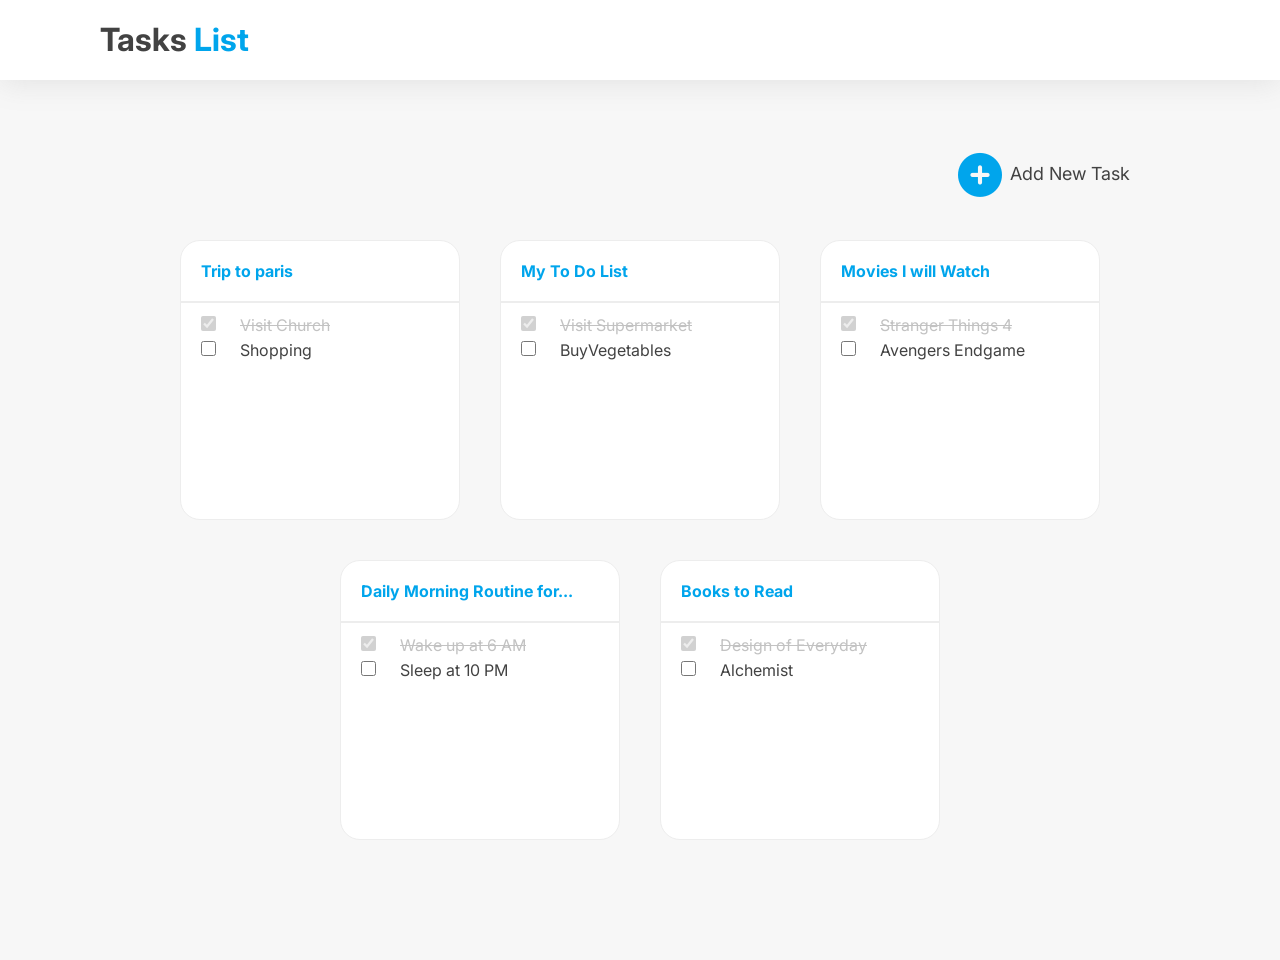
<file: index.html>
<!DOCTYPE html>
<html lang="en">
<head>
    <meta charset="UTF-8">
    <meta http-equiv="X-UA-Compatible" content="IE=edge">
    <meta name="viewport" content="width=device-width, initial-scale=1.0">
    <title>Task-list</title>
    <link rel="stylesheet" href="style.css">
    <link rel="stylesheet" href="https://cdnjs.cloudflare.com/ajax/libs/font-awesome/6.2.0/css/all.min.css" integrity="sha512-xh6O/CkQoPOWDdYTDqeRdPCVd1SpvCA9XXcUnZS2FmJNp1coAFzvtCN9BmamE+4aHK8yyUHUSCcJHgXloTyT2A==" crossorigin="anonymous" referrerpolicy="no-referrer" />
</head>
<body>
    <div class="nav">
        <h1>Tasks <span class="color_blue">List</span></h1>
    </div>
    <div class="add_task">
        <a href="index1.html"><i class="fa-solid fa-circle-plus color_blue"></i><span class="tex_center">Add New Task</span></a>
    </div>
    <br>
    <br>
    <div class="container">
        <div class="flex">
            <div class="card">
                <h4><a href="index2.html">Trip to paris</a></h4>
                <hr class="hr">
                <ul>
                    <li>
                        <input type="checkbox" disabled checked name="trip" id="checkbox">
                        <label for="trip" id="label">Visit Church</label>
                        <br>
                    </li>
                    <li>
                        <input type="checkbox" name="Shopping" id="checkbox">
                        <label for="Shopping">Shopping</label>
                    </li>
                </ul>
            </div>
            <div class="card">
                <h4><a href="#">My To Do List</a></h4>
                <hr class="hr">
                <ul>
                    <li>
                        <input type="checkbox" disabled checked name="todo_list" id="checkbox">
                        <label for="todo_list" id="label">Visit Supermarket</label>
                        <br>
                    </li>
                    <li>
                        <input type="checkbox" name="todo_list" id="checkbox">
                        <label for="todo_list">BuyVegetables</label>
                    </li>
                </ul>
            </div>
            <div class="card">
                <h4><a href="#">Movies I will Watch</a></h4>
                <hr class="hr">
                <ul>
                    <li>
                        <input type="checkbox" disabled checked name="movies" id="checkbox">
                        <label for="movies" id="label">Stranger Things 4</label>
                        <br>
                    </li>
                    <li>
                        <input type="checkbox" name="movies" id="checkbox">
                        <label for="movies">Avengers Endgame</label>
                    </li>
                </ul>
            </div>
            <div class="card">
                <h4><a href="#">Daily Morning Routine for...</a></h4>
                <hr class="hr">
                <ul>
                    <li>
                        <input type="checkbox" disabled checked name="Morning_ride" id="checkbox">
                        <label for="Morning_ride" id="label">Wake up at 6 AM</label>
                        <br>
                    </li>
                    <li>
                        <input type="checkbox" name="Morning_ride" id="checkbox">
                        <label for="Morning_ride">Sleep at 10 PM</label>
                    </li>
                </ul>
            </div>
            <div class="card">
                <h4><a href="#">Books to Read</a></h4>
                <hr class="hr">
                <ul>
                    <li>
                        <input type="checkbox" disabled checked name="book" id="checkbox">
                        <label for="book" id="label">Design of Everyday</label>
                        <br>
                    </li>
                    <li>
                        <input type="checkbox" name="book" id="checkbox">
                        <label for="book">Alchemist</label>
                    </li>
                </ul>
            </div>
        </div>
    </div>
</body>
</html>
</file>
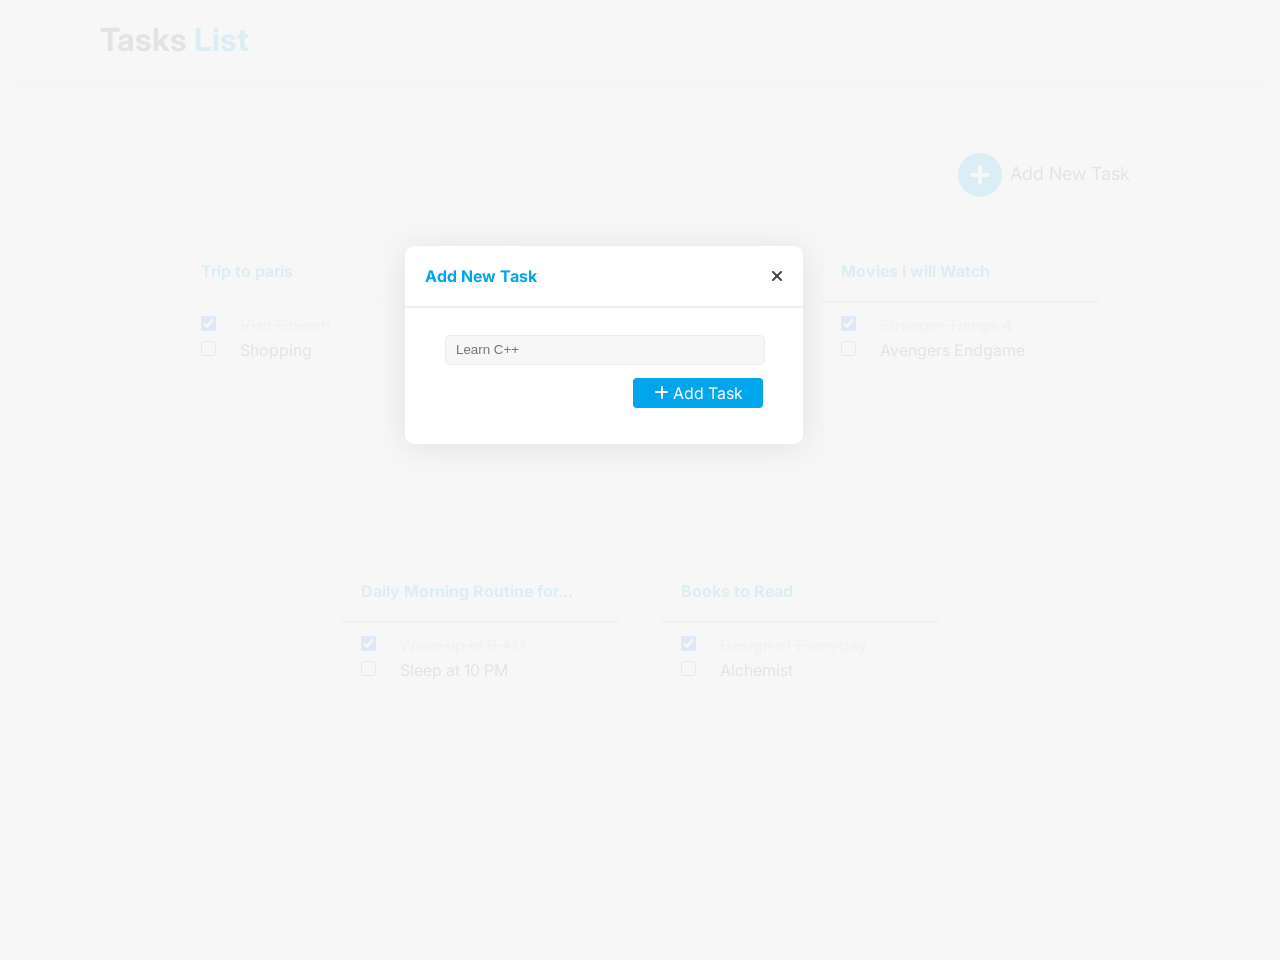
<file: index1.html>
<!DOCTYPE html>
<html lang="en">
<head>
    <meta charset="UTF-8">
    <meta http-equiv="X-UA-Compatible" content="IE=edge">
    <meta name="viewport" content="width=device-width, initial-scale=1.0">
    <title>Task-list New</title>
    <link rel="stylesheet" href="style.css">
    <link rel="stylesheet" href="https://cdnjs.cloudflare.com/ajax/libs/font-awesome/6.2.0/css/all.min.css" integrity="sha512-xh6O/CkQoPOWDdYTDqeRdPCVd1SpvCA9XXcUnZS2FmJNp1coAFzvtCN9BmamE+4aHK8yyUHUSCcJHgXloTyT2A==" crossorigin="anonymous" referrerpolicy="no-referrer" />
</head>
<body>
    <div class="hide">
        <div class="nav">
            <h1>Tasks <span class="color_blue">List</span></h1>
        </div>
        <div class="add_task">
            <a href="index1.html"><i class="fa-solid fa-circle-plus color_blue"></i><span class="tex_center">Add New Task</span></a>
        </div>
        <br>
        <br>
        <div class="container">
            <div class="flex">
                <div class="card">
                    <h4><a href="#">Trip to paris</a></h4>
                    <hr class="hr">
                    <ul>
                        <li>
                            <input type="checkbox" checked name="trip" id="checkbox">
                            <label for="trip" id="label">Visit Church</label>
                            <br>
                        </li>
                        <li>
                            <input type="checkbox" name="Shopping" id="checkbox">
                            <label for="Shopping">Shopping</label>
                        </li>
                    </ul>
                </div>
                <div class="card">
                    <h4><a href="#">My To Do List</a></h4>
                    <hr>
                    <ul>
                        <li>
                            <input type="checkbox" checked name="todo_list" id="checkbox">
                            <label for="todo_list" id="label">Visit Supermarket</label>
                            <br>
                        </li>
                        <li>
                            <input type="checkbox" name="todo_list" id="checkbox">
                            <label for="todo_list">BuyVegetables</label>
                        </li>
                    </ul>
                </div>
                <div class="card">
                    <h4><a href="#">Movies I will Watch</a></h4>
                    <hr>
                    <ul>
                        <li>
                            <input type="checkbox" checked name="movies" id="checkbox">
                            <label for="movies" id="label">Stranger Things 4</label>
                            <br>
                        </li>
                        <li>
                            <input type="checkbox" name="movies" id="checkbox">
                            <label for="movies">Avengers Endgame</label>
                        </li>
                    </ul>
                </div>
                <div class="card">
                    <h4><a href="#">Daily Morning Routine for...</a></h4>
                    <hr>
                    <ul>
                        <li>
                            <input type="checkbox" checked name="Morning_ride" id="checkbox">
                            <label for="Morning_ride" id="label">Wake up at 6 AM</label>
                            <br>
                        </li>
                        <li>
                            <input type="checkbox" name="Morning_ride" id="checkbox">
                            <label for="Morning_ride">Sleep at 10 PM</label>
                        </li>
                    </ul>
                </div>
                <div class="card">
                    <h4><a href="#">Books to Read</a></h4>
                    <hr>
                    <ul>
                        <li>
                            <input type="checkbox" checked name="book" id="checkbox">
                            <label for="book" id="label">Design of Everyday</label>
                            <br>
                        </li>
                        <li>
                            <input type="checkbox" name="book" id="checkbox">
                            <label for="book">Alchemist</label>
                        </li>
                    </ul>
                </div>
            </div>
        </div>
    </div>
    
    <!-- <iframe src="index.html" class="iframe" frameborder="0"></iframe> -->
    <div class="card2">
        <h4><a href="#" class="color_blue">Add New Task</a></h4>
        <a href="index2.html" class="close"><i class="fa-solid fa-xmark"></i></a>
        <hr class="hr">
        <div class="ul">
            <form action="index2.html" method="get">
                <input type="text" name="Title" placeholder="Learn C++" id="entry">
                <!-- <input type="submit" value="Add Task" id="add_todo"> -->
                <a href="index2.html" id="add_todo"><i class="fa-solid fa-plus"></i> Add Task</a>
            </form>
        </div>
    </div>
</body>
</html>
</file>
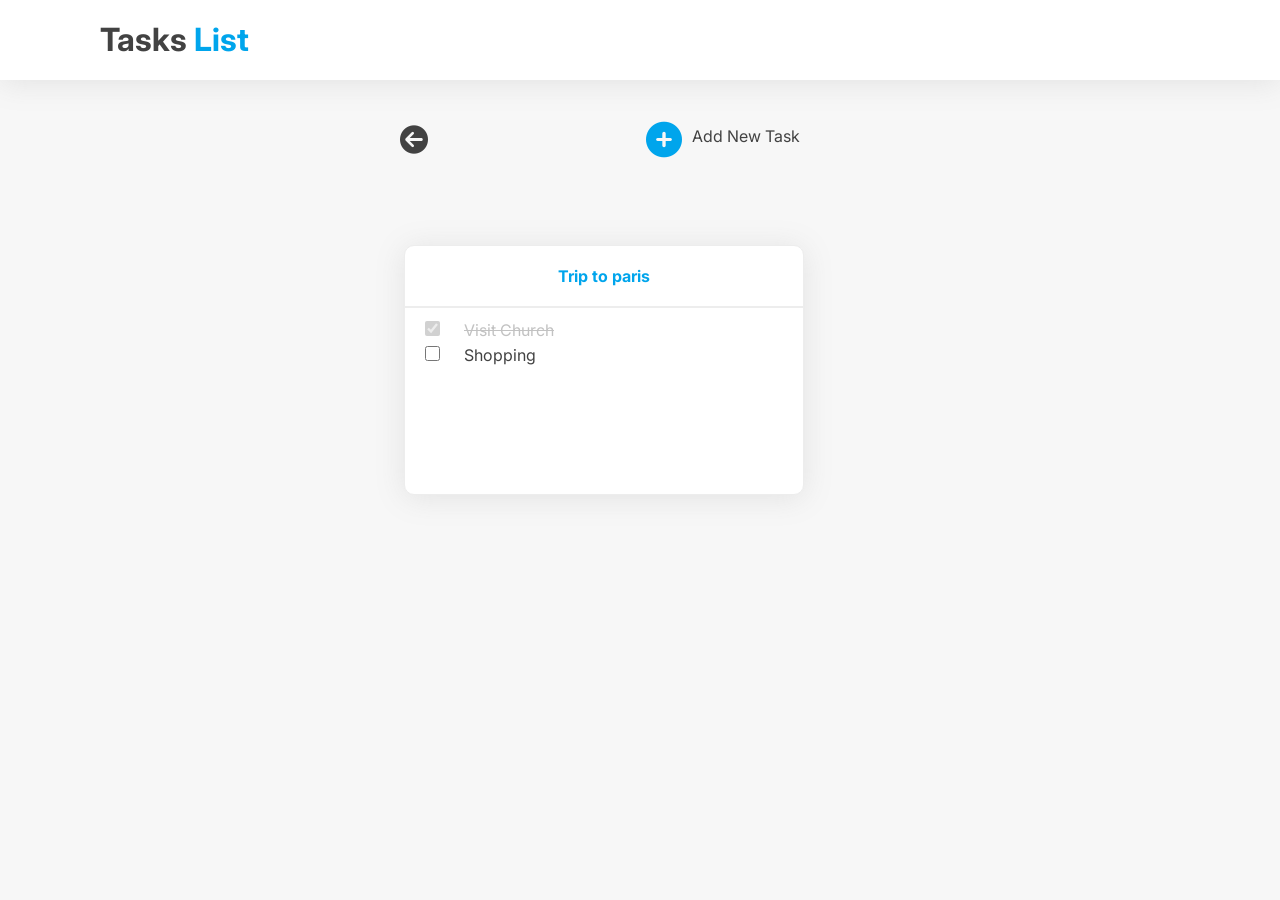
<file: index2.html>
<!DOCTYPE html>
<html lang="en">
<head>
    <meta charset="UTF-8">
    <meta http-equiv="X-UA-Compatible" content="IE=edge">
    <meta name="viewport" content="width=device-width, initial-scale=1.0">
    <title>Task-list</title>
    <link rel="stylesheet" href="style.css">
    <link rel="stylesheet" href="https://cdnjs.cloudflare.com/ajax/libs/font-awesome/6.2.0/css/all.min.css" integrity="sha512-xh6O/CkQoPOWDdYTDqeRdPCVd1SpvCA9XXcUnZS2FmJNp1coAFzvtCN9BmamE+4aHK8yyUHUSCcJHgXloTyT2A==" crossorigin="anonymous" referrerpolicy="no-referrer" />
</head>
<body>
    <div class="nav">
        <h1>Tasks <span class="color_blue">List</span></h1>
    </div>
    <div class="flex index3_flex">
        <div class="back">
            <a href="index3.html"><i class="fa-solid fa-circle-arrow-left"></i></a>
        </div>
        <div class="add_task1">
            <a href="index3.html"><i class="fa-solid fa-circle-plus color_blue"></i><span class="tex_center">Add New Task</span></a>
        </div>
    </div>
    <div class="card3">
        <h4><a href="#" class="color_blue">Trip to paris</a></h4>
        <hr class="hr">
        <ul>
            <li>
                <input type="checkbox" disabled checked name="trip" id="checkbox">
                <label for="trip" id="label">Visit Church</label>
                <br>
            </li>
            <li>
                <input type="checkbox" name="Shopping" id="checkbox">
                <label for="Shopping">Shopping</label>
            </li>
        </ul>
    </div>
</body>
</html>
</file>
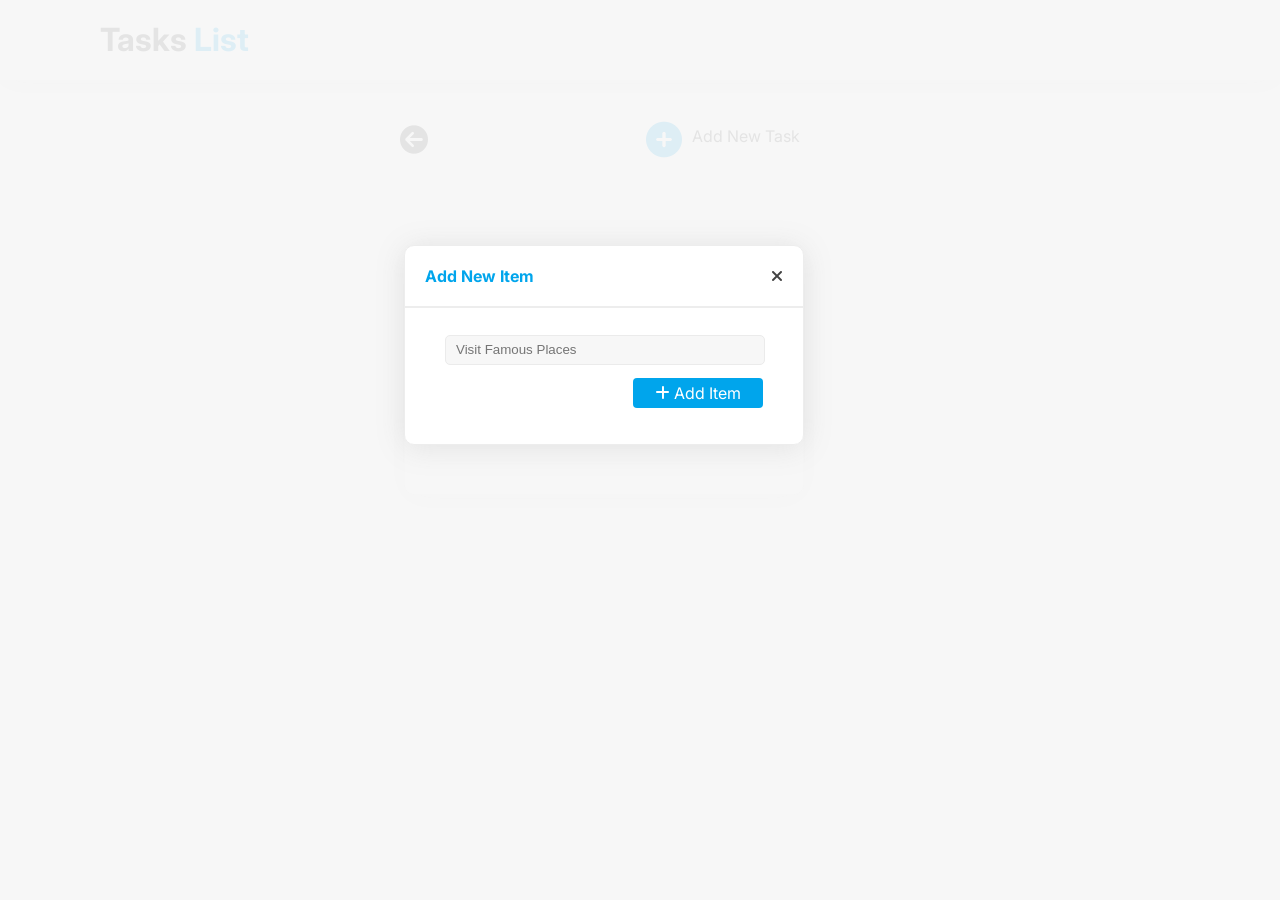
<file: index3.html>
<!DOCTYPE html>
<html lang="en">
<head>
   <meta charset="UTF-8">
   <meta http-equiv="X-UA-Compatible" content="IE=edge">
   <meta name="viewport" content="width=device-width, initial-scale=1.0">
   <title>Task-list</title>
   <link rel="stylesheet" href="style.css">
   <link rel="stylesheet" href="https://cdnjs.cloudflare.com/ajax/libs/font-awesome/6.2.0/css/all.min.css" integrity="sha512-xh6O/CkQoPOWDdYTDqeRdPCVd1SpvCA9XXcUnZS2FmJNp1coAFzvtCN9BmamE+4aHK8yyUHUSCcJHgXloTyT2A==" crossorigin="anonymous" referrerpolicy="no-referrer" />
</head>
<body>
   <div class="hide">
       <div class="nav">
           <h1>Tasks <span class="color_blue">List</span></h1>
       </div>
       <div class="flex index3_flex">
           <div class="back">
               <a href=""><i class="fa-solid fa-circle-arrow-left"></i></a>
           </div>
           <div class="add_task1">
               <a href="index1.html"><i class="fa-solid fa-circle-plus color_blue"></i><span class="tex_center">Add New Task</span></a>
           </div>
       </div>
       <div class="card3">
           <h4><a href="#" class="color_blue">Trip to paris</a></h4>
           <hr class="hr">
           <ul>
               <li>
                   <input type="checkbox" checked name="trip" id="checkbox">
                   <label for="trip" id="label">Visit Church</label>
                   <br>
               </li>
               <li>
                   <input type="checkbox" name="Shopping" id="checkbox">
                   <label for="Shopping">Shopping</label>
               </li>
           </ul>
       </div>
   </div>
   <div>
       <div class="card2">
           <h4><a href="#" class="color_blue">Add New Item</a></h4>
           <a href="index.html" class="close"><i class="fa-solid fa-xmark"></i></a>
           <hr class="hr">
           <div class="ul">
               <form action="index2.html" method="get">
                   <input type="text" name="Title" placeholder="Visit Famous Places" id="entry">
                   <a href="index.html" id="add_todo"><i class="fa-solid fa-plus"></i> Add Item</a>
               </form>
           </div>
       </div>
   </div>
</body>
</html>
</file>
<file: style.css>
@import url('https://fonts.googleapis.com/css2?family=Inter:wght@300;400;500;700&display=swap');
*{
    margin: 0;
    padding: 0;
    text-decoration: none;
    list-style-type: none;
    color: #424242;
    box-sizing: border-box;

}
body{
    background: #f7f7f7 0% 0% no-repeat padding-box;
    font-family: 'Inter', sans-serif;
    color: #424242;
}
.color_blue{color: #00A5EC;}
.nav{
    top: 0px;
    left: 0px;
    width: 100%;
    height: 80px;
    background: #ffffff 0% 0% no-repeat padding-box;
    box-shadow: 0px 3px 30px #7B7B7B29;
}
.nav h1{
    text-align: left;
    padding: 20px 100px;
}
.add_task{
    position: absolute;
    right: 100px;
    top: 125px;
}
.add_task a{
    position: relative;
    top: 20px;
    right: 50px;
}
.add_task i{
    font-size: 44px;
    margin: 8px;
}
.add_task span{
    height: 100%;
    vertical-align: super;
    font-size: 18px;
    position: relative;
    top: -5px;
}
.container{
    margin: 100px auto;
    width: 80%;
}
.flex{
    display: flex;
    flex-wrap: wrap;
    justify-content: center;
    align-content: space-around;
}
.card{
    width: 280px;
    border: 1px solid #ededed;
    height: 280px;
    background-color: white;
    margin: 20px;
    border-radius: 20px;
    text-align: center;
}
.card h4,.card2 h4{
    padding: 20px;
    text-align: start;
}
.card a{
    color: #00A5EC;
}
.card ul,.card2 .ul,.card3 ul{
    padding: 10px 0px;
    text-align: start;
    margin: 0px 20px;
    line-height: 25px;
}
.hide{
    opacity: .1;
}
.card2 .ul{
    margin: 0px 40px;
    line-height: 60px;
}

.card2{
    width: 400px;
    border: 1px solid #ededed;
    height: 200px;
    box-shadow: 0px 3px 30px #7B7B7B29;
    background-color: white;
    margin: 20px;
    border-radius: 10px;
    text-align: center;
    position: absolute;
    top: 25%;
    left: 30%;
}
#entry{
    width: 320px;
    border: none;
    background-color: #f7f7f7;
    border: 1px solid #ebebeb;
    border-radius: 5px;
    height: 30px;
    color: #000000;
    padding: 10px;
    text-align: left;
    position: relative;
    
}
.fa-plus{
    color: white;
}
#add_todo{
    width: 130px;
    border-radius: 4px;
    border: none;
    color: #ffffff;
    background-color: #00A5EC;
    line-height: normal;
    padding: 5px;
    text-align: center;
    float: right;
    cursor: pointer;
}
/* #checkbox:checked{
    background: #C2C2C2 0% 0% no-repeat padding-box;
    color: #424242;
    background-color: red;
} */
#checkbox{
    width: 15px;
    height: 15px;
}
#label{
    text-decoration: line-through;
    color: #c2c2c2;
}
label{
    padding: 20px;
}
.card:hover{
    box-shadow: 0px 3px 30px #7b7b7b29;
}
.hr{
    border:1px solid #ededed;
}
.close{
    position: absolute;
    right: 20px;
    top: 20px;
}
.iframe{
    width: 100%;
    height: 100%;
    position: absolute;
    opacity: .5;
}
.index3_flex{
    width: 35%;
    margin: 0 auto;
    height: 120px;
    justify-content: space-around;
    align-items: center;
}


.add_task1 i{
    font-size: 36px;
    margin: 10px;
}
.back{
    font-size: 28px;
    left: -80px;
    position: relative;
}
.add_task1 span{
    height: 100%;
    vertical-align: super;
    font-size: 16   px;
    position: relative;
    top: -5px;
}

.card3{
    width: 400px;
    border: 1px solid #ededed;
    height: 250px;
    box-shadow: 0px 3px 30px #7B7B7B29;
    background-color: white;
    margin: 20px;
    border-radius: 10px;
    text-align: center;
    position: absolute;
    top: 25%;
    left: 30%;
    text-align: center;
}
.card3 h4{
    padding: 20px;
}
</file>
